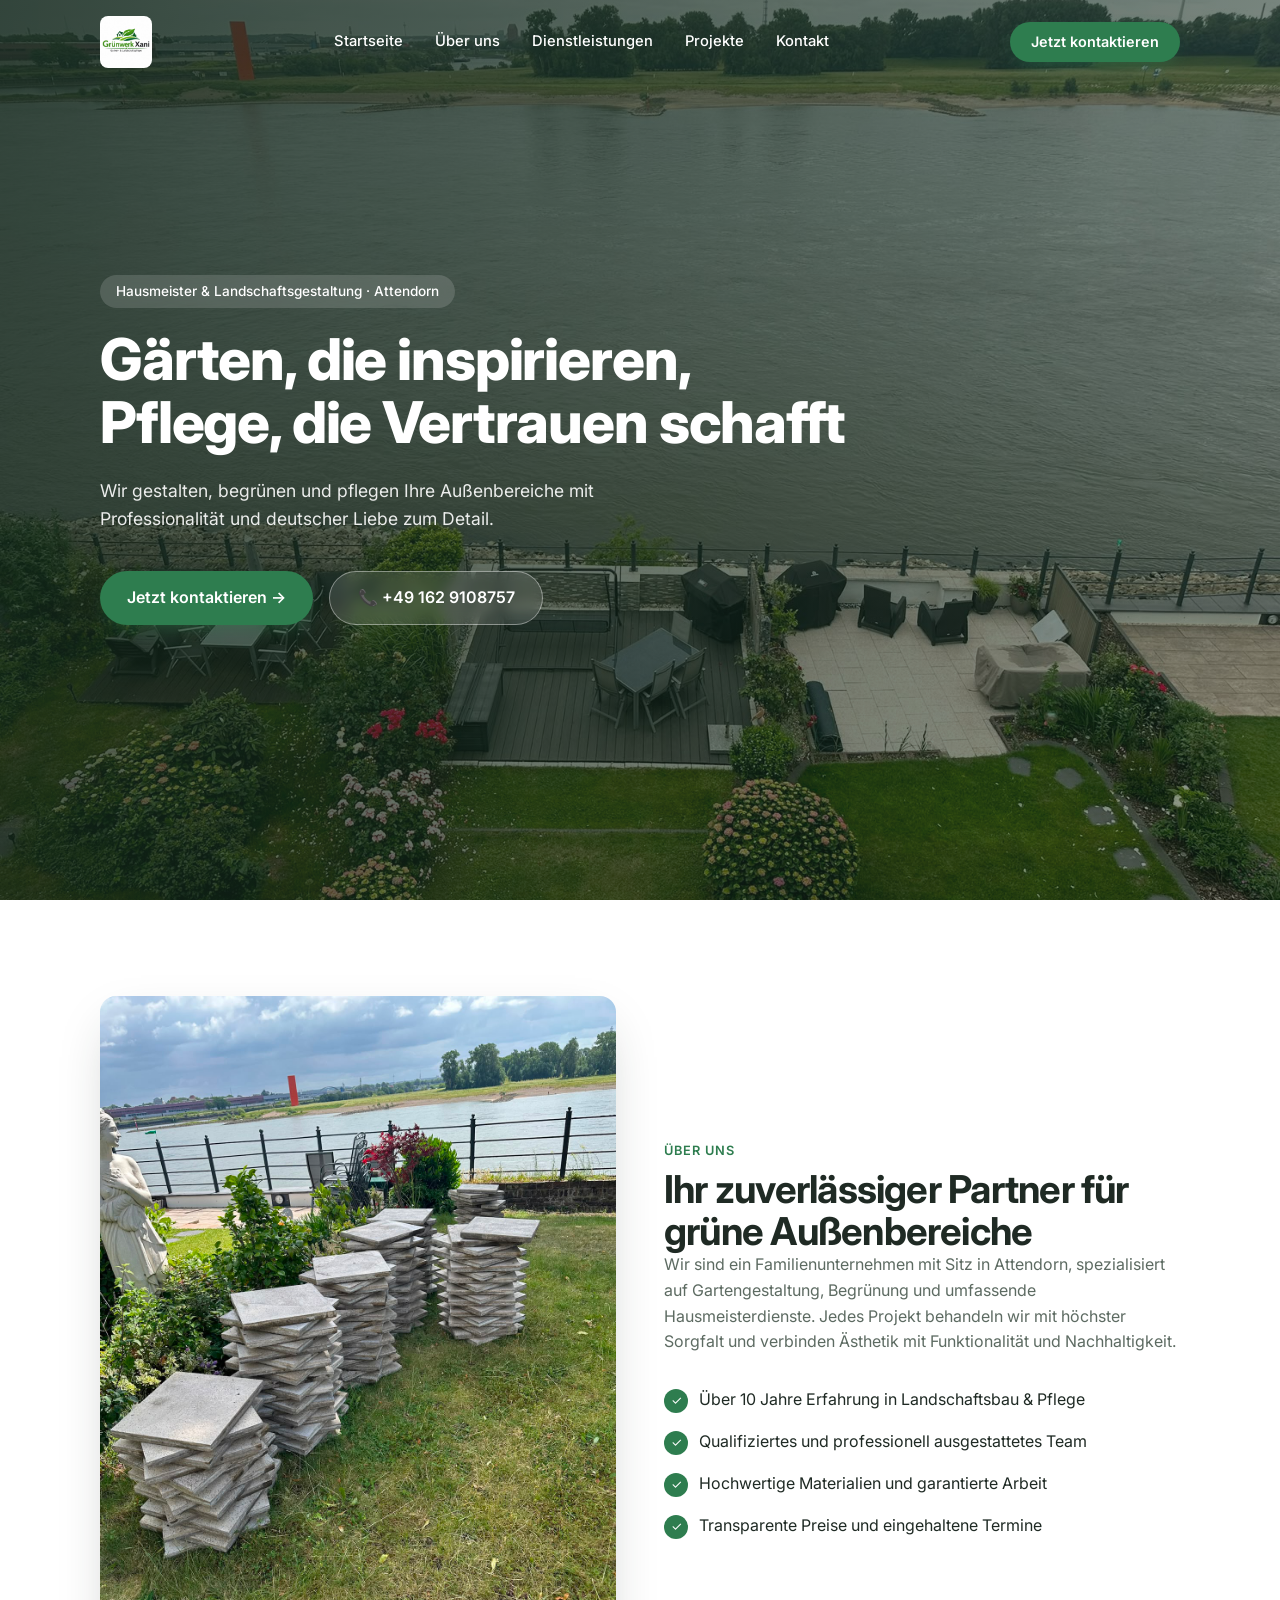
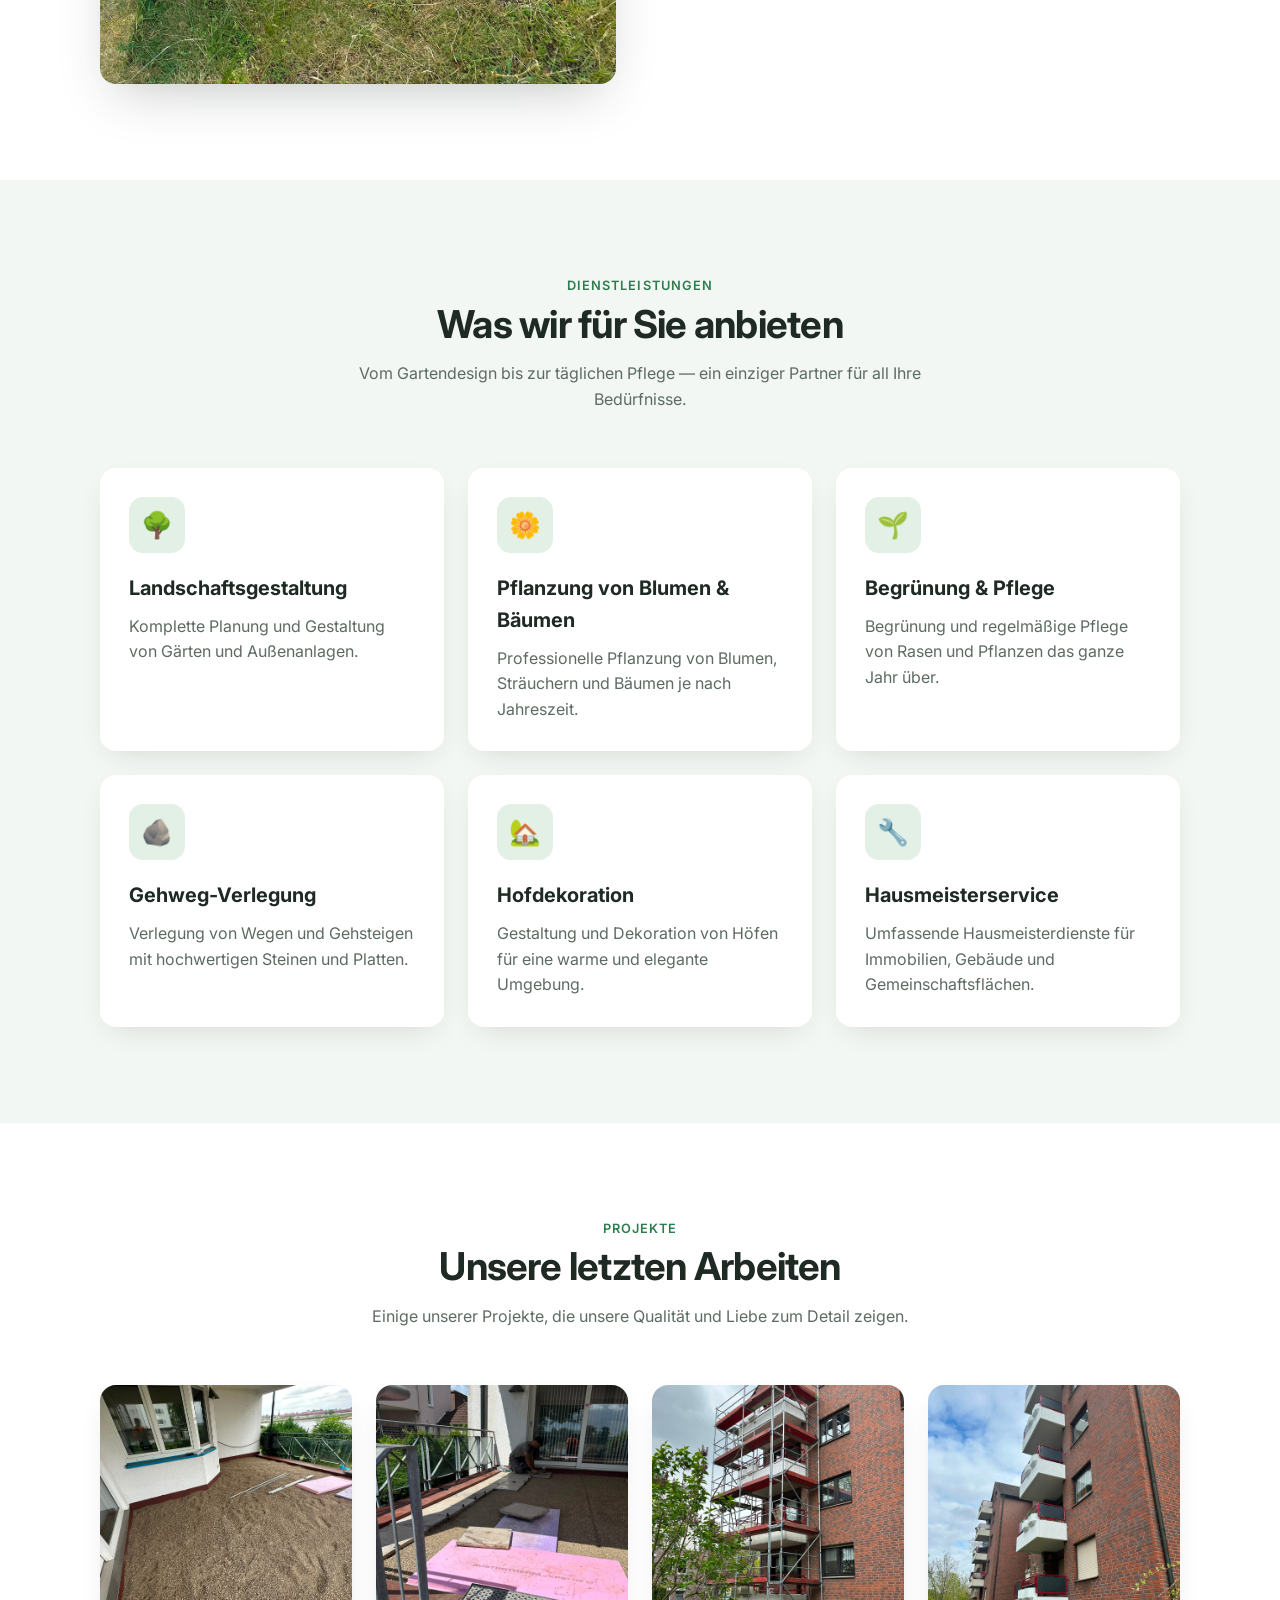
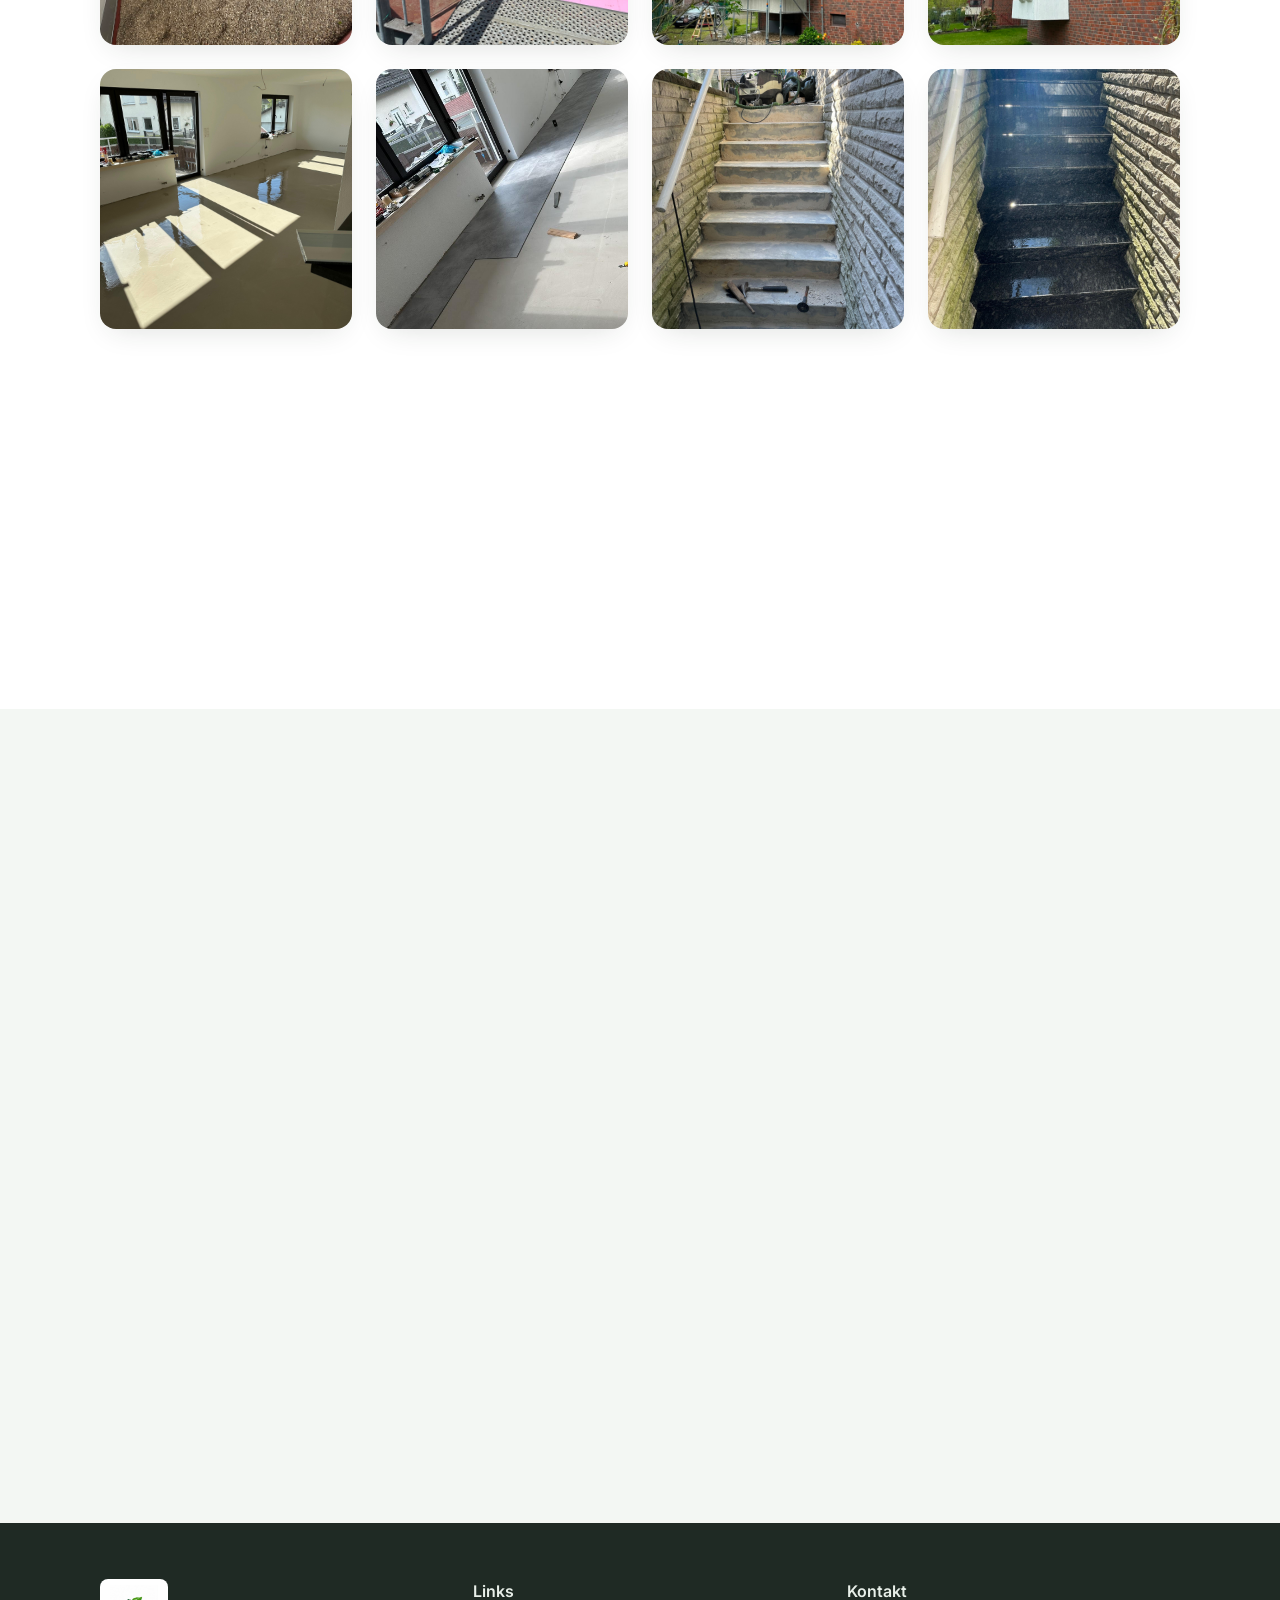
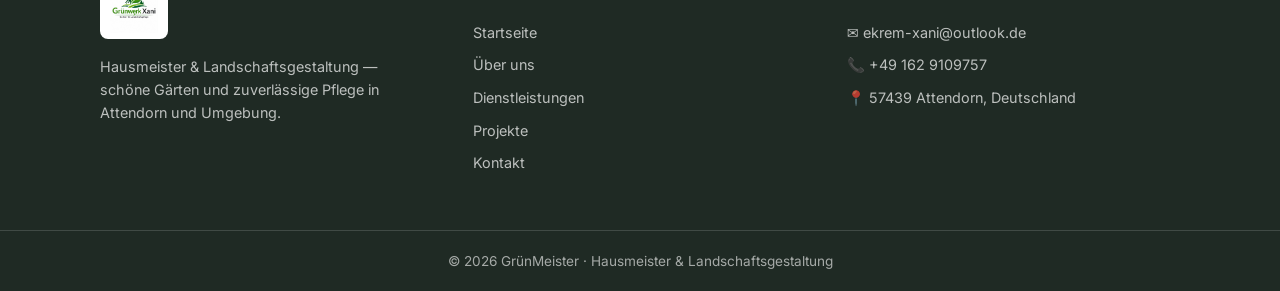
<file: index.html>
<!DOCTYPE html>
<html lang="de">
<head>
  <meta charset="UTF-8" />
  <meta name="viewport" content="width=device-width, initial-scale=1.0" />
  <title>Grünwerkxani · Hausmeister </title>
  <link rel="icon" type="image" href="assets/logo.jpeg">
<link rel="apple-touch-icon" href="assets/logo.jpeg">
  <meta name="description" content="Hausmeister & Landschaftsgestaltung in Attendorn. Gartengestaltung, Begrünung, Pflanzungen, Wege und komplette Hausmeisterdienste. Kontaktiere uns für ein kostenloses Angebot." />
  <link rel="preconnect" href="https://fonts.googleapis.com" />
  <link rel="preconnect" href="https://fonts.gstatic.com" crossorigin />
  <link href="https://fonts.googleapis.com/css2?family=Inter:wght@400;500;600;700;800&display=swap" rel="stylesheet" />
  <link rel="stylesheet" href="style.css" />
</head>
<body>
  <!-- NAVBAR -->
  <header id="navbar">
    <nav class="nav container">
      <a href="#home" class="brand">
        <img src="assets/logo.jpeg" alt="Grünwerk Xani — Garten- & Landschaftspflege" class="brand-logo" />
      </a>
      <ul class="nav-links">
        <li><a href="#home">Startseite</a></li>
        <li><a href="#rreth">Über uns</a></li>
        <li><a href="#sherbimet">Dienstleistungen</a></li>
        <li><a href="#projekte">Projekte</a></li>
        <li><a href="#kontakt">Kontakt</a></li>
      </ul>
      <a href="#kontakt" class="btn btn-primary nav-cta">Jetzt kontaktieren</a>
      <button id="menu-toggle" aria-label="Menü">
        <svg viewBox="0 0 24 24" width="24" height="24" fill="none" stroke="currentColor" stroke-width="2" stroke-linecap="round" stroke-linejoin="round"><line x1="4" y1="12" x2="20" y2="12"/><line x1="4" y1="6" x2="20" y2="6"/><line x1="4" y1="18" x2="20" y2="18"/></svg>
      </button>
    </nav>
    <div id="mobile-menu">
      <a href="#home">Startseite</a>
      <a href="#rreth">Über uns</a>
      <a href="#sherbimet">Dienstleistungen</a>
      <a href="#projekte">Projekte</a>
      <a href="#kontakt">Kontakt</a>
      <a href="#kontakt" class="btn btn-primary">Jetzt kontaktieren</a>
    </div>
  </header>

  <!-- HERO -->
  <section id="home" class="hero">
    <img src="assets/hero.jpg" alt="Gepflegter Garten mit grünem Rasen und modernem Haus" class="hero-bg" />
    <div class="hero-overlay"></div>
    <div class="container hero-content">
      <p class="badge">Hausmeister &amp; Landschaftsgestaltung · Attendorn</p>
      <h1>Gärten, die inspirieren, Pflege, die Vertrauen schafft</h1>
      <p class="hero-sub">Wir gestalten, begrünen und pflegen Ihre Außenbereiche mit Professionalität und deutscher Liebe zum Detail.</p>
      <div class="hero-actions">
        <a href="#kontakt" class="btn btn-primary">Jetzt kontaktieren →</a>
        <a href="tel:+491629108757" class="btn btn-ghost">📞 +49 162 9108757</a>
      </div>
    </div>
  </section>

  <!-- ABOUT -->
  <section id="rreth" class="section">
    <div class="container grid-2 about">
      <div class="reveal about-img">
        <img src="assets/about.jpg" alt="Professioneller Arbeiter bei der Pflege einer grünen Hecke" loading="lazy" />
      </div>
      <div class="reveal">
        <p class="eyebrow">Über uns</p>
        <h2>Ihr zuverlässiger Partner für grüne Außenbereiche</h2>
        <p class="muted">Wir sind ein Familienunternehmen mit Sitz in Attendorn, spezialisiert auf Gartengestaltung, Begrünung und umfassende Hausmeisterdienste. Jedes Projekt behandeln wir mit höchster Sorgfalt und verbinden Ästhetik mit Funktionalität und Nachhaltigkeit.</p>
        <ul class="checklist">
          <li>Über 10 Jahre Erfahrung in Landschaftsbau &amp; Pflege</li>
          <li>Qualifiziertes und professionell ausgestattetes Team</li>
          <li>Hochwertige Materialien und garantierte Arbeit</li>
          <li>Transparente Preise und eingehaltene Termine</li>
        </ul>
      </div>
    </div>
  </section>

 <!-- SERVICES -->
  <section id="sherbimet" class="section section-alt">
    <div class="container">
      <div class="reveal section-head">
        <p class="eyebrow">Dienstleistungen</p>
        <h2>Was wir für Sie anbieten</h2>
        <p class="muted">Vom Gartendesign bis zur täglichen Pflege — ein einziger Partner für all Ihre Bedürfnisse.</p>
      </div>
      <div class="cards" id="services-grid"></div>
    </div>
  </section>

  <!-- PROJECTS -->
  <section id="projekte" class="section">
    <div class="container">
      <div class="reveal section-head">
        <p class="eyebrow">Projekte</p>
        <h2>Unsere letzten Arbeiten</h2>
        <p class="muted">Einige unserer Projekte, die unsere Qualität und Liebe zum Detail zeigen.</p>
      </div>
      <div class="projects" id="projects-grid"></div>
    </div>
  </section>

  <!-- CONTACT -->
 <section id="kontakt" class="section section-alt">
    <div class="container grid-2">
      <div class="reveal">
        <p class="eyebrow">Kontakt</p>
        <h2>Lassen Sie uns über Ihr Projekt sprechen</h2>
        <p class="muted">Schreiben Sie uns oder rufen Sie an — wir antworten Ihnen so schnell wie möglich mit einem kostenlosen Angebot.</p>
        <div class="contact-list">
          <div class="contact-item"><span class="ci-icon">✉</span><div><p class="muted sm">E-Mail</p><a href="mailto:ekrem-xani@outlook.de">ekrem-xani@outlook.de</a></div></div>
          <div class="contact-item"><span class="ci-icon">📞</span><div><p class="muted sm">Telefon</p><a href="tel:+491629108757">+49 162 9108757</a></div></div>
          <div class="contact-item"><span class="ci-icon">📍</span><div><p class="muted sm">Standort</p><p class="strong">57439 Attendorn, Deutschland</p></div></div>
        </div>
      </div>
   <form id="contact-form" class="reveal card form">

  <input type="hidden" name="_subject" value="Neue Nachricht von der Website">
  <input type="hidden" name="_captcha" value="false">

  <div class="field">
    <label for="name">Name</label>
    <input
      id="name"
      name="name"
      type="text"
      maxlength="100"
      placeholder="Ihr Name"
      required
    >
  </div>

  <div class="field">
    <label for="email">E-Mail</label>
    <input
      id="email"
      name="email"
      type="email"
      maxlength="255"
      placeholder="email@beispiel.de"
    >
  </div>

  <div class="field">
    <label for="phone">Telefonnummer</label>
    <input
      id="phone"
      name="phone"
      type="tel"
      maxlength="30"
      placeholder="+49 123 456789"
    >
  </div>

  <div class="field">
    <label for="message">Nachricht</label>
    <textarea
      id="message"
      name="message"
      rows="5"
      maxlength="1000"
      placeholder="Wie können wir Ihnen helfen?"
      required
    ></textarea>
  </div>

  <button type="submit" class="btn btn-primary full">
    Nachricht senden →
  </button>

</form>


    </div>
  </section>

  <!-- FOOTER -->
<footer>
    <div class="container grid-3 footer-grid">
      <div>
        <div class="brand footer-brand">
          <img src="assets/logo.jpeg" alt="Grünwerk Xani" class="brand-logo footer-logo" />
        </div>
        <p class="footer-text">Hausmeister &amp; Landschaftsgestaltung — schöne Gärten und zuverlässige Pflege in Attendorn und Umgebung.</p>
      </div>
      <div>
        <h4>Links</h4>
        <ul class="footer-links">
          <li><a href="#home">Startseite</a></li>
          <li><a href="#rreth">Über uns</a></li>
          <li><a href="#sherbimet">Dienstleistungen</a></li>
          <li><a href="#projekte">Projekte</a></li>
          <li><a href="#kontakt">Kontakt</a></li>
        </ul>
      </div>
      <div>
        <h4>Kontakt</h4>
        <ul class="footer-links">
          <li><a href="mailto:ekrem-xani@outlook.de">✉ ekrem-xani@outlook.de</a></li>
          <li><a href="tel:+491629109757">📞 +49 162 9109757</a></li>
          <li>📍 57439 Attendorn, Deutschland</li>
        </ul>
      </div>
    </div>
    <div class="footer-bottom">© <span id="year"></span> GrünMeister · Hausmeister &amp; Landschaftsgestaltung</div>
  </footer>
  <div id="toast"></div>
  
  <script src="script.js"></script>
</body>
</html>
</file>
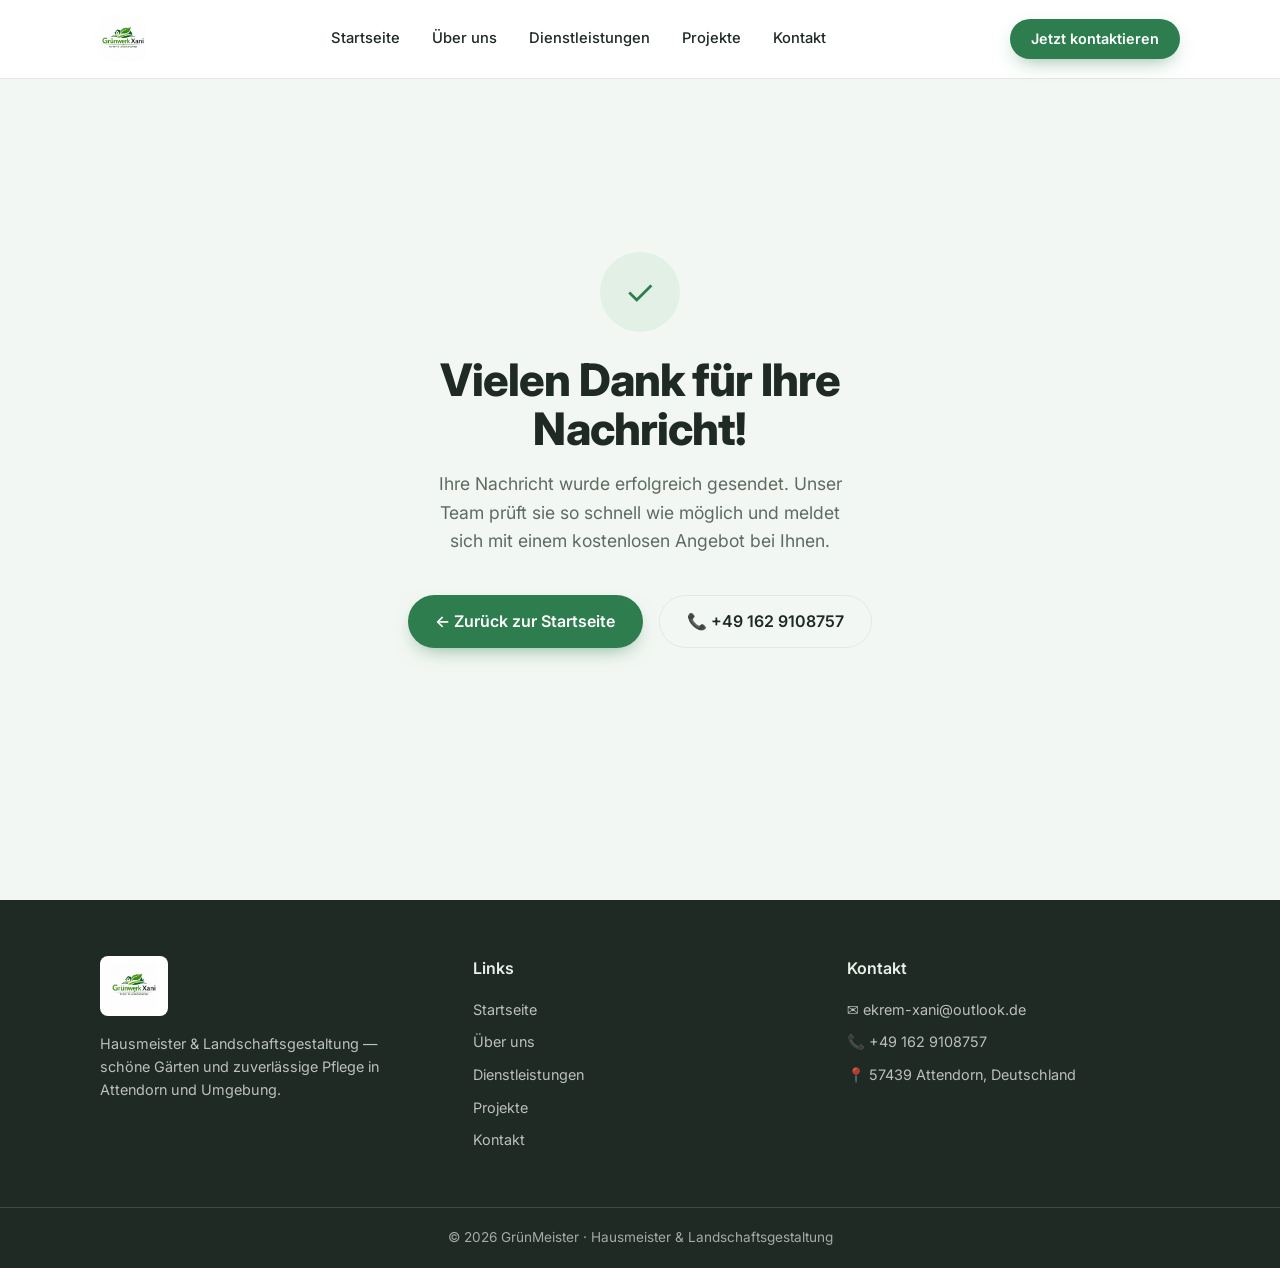
<file: thankyou.html>
<!DOCTYPE html>
<html lang="de">
<head>
  <meta charset="UTF-8" />
  <meta name="viewport" content="width=device-width, initial-scale=1.0" />
  <title>Danke — GrünMeister · Hausmeister & Landschaftsgestaltung</title>
  <meta name="description" content="Vielen Dank für Ihre Kontaktaufnahme. Das GrünMeister-Team wird Sie so schnell wie möglich mit einem kostenlosen Angebot kontaktieren." />
  <link rel="preconnect" href="https://fonts.googleapis.com" />
  <link rel="preconnect" href="https://fonts.gstatic.com" crossorigin />
  <link href="https://fonts.googleapis.com/css2?family=Inter:wght@400;500;600;700;800&display=swap" rel="stylesheet" />
  <link rel="stylesheet" href="style.css" />
  <style>
    .thankyou-section{min-height:100vh;display:flex;align-items:center;justify-content:center;text-align:center;padding:8rem 20px}
    .thankyou-card{max-width:560px;margin:0 auto}
    .checkmark{width:80px;height:80px;margin:0 auto 1.5rem;background:var(--accent);border-radius:50%;display:flex;align-items:center;justify-content:center;color:var(--primary);font-size:2.2rem}
    .thankyou-card h1{font-size:clamp(2rem,4vw,2.8rem);font-weight:800;margin-bottom:1rem}
    .thankyou-card p.muted{font-size:1.1rem;margin-bottom:2.5rem;max-width:420px;margin-left:auto;margin-right:auto}
    .thankyou-actions{display:flex;flex-wrap:wrap;gap:1rem;justify-content:center}
  </style>
</head>
<body>
  <!-- NAVBAR -->
  <header id="navbar" class="scrolled" style="background:rgba(255,255,255,.92);backdrop-filter:blur(8px);box-shadow:0 1px 0 var(--border)">
    <nav class="nav container">
      <a href="index.html#home" class="brand" style="color:var(--foreground)">
        <img src="assets/logo.jpeg" alt="Grünwerk Xani — Garten- & Landschaftspflege" class="brand-logo" style="height:46px" />
      </a>
      <ul class="nav-links" style="color:var(--foreground)">
        <li><a href="index.html#home">Startseite</a></li>
        <li><a href="index.html#rreth">Über uns</a></li>
        <li><a href="index.html#sherbimet">Dienstleistungen</a></li>
        <li><a href="index.html#projekte">Projekte</a></li>
        <li><a href="index.html#kontakt">Kontakt</a></li>
      </ul>
      <a href="index.html#kontakt" class="btn btn-primary nav-cta">Jetzt kontaktieren</a>
    </nav>
  </header>

  <!-- THANK YOU -->
  <section class="thankyou-section section-alt">
    <div class="container">
      <div class="thankyou-card reveal visible">
        <div class="checkmark">✓</div>
        <h1>Vielen Dank für Ihre Nachricht!</h1>
        <p class="muted">Ihre Nachricht wurde erfolgreich gesendet. Unser Team prüft sie so schnell wie möglich und meldet sich mit einem kostenlosen Angebot bei Ihnen.</p>
        <div class="thankyou-actions">
          <a href="index.html" class="btn btn-primary">← Zurück zur Startseite</a>
          <a href="tel:+491629108757" class="btn btn-ghost" style="background:var(--secondary);color:var(--foreground);border:1px solid var(--border)">📞 +49 162 9108757</a>
        </div>
      </div>
    </div>
  </section>

  <!-- FOOTER -->
  <footer>
    <div class="container grid-3 footer-grid">
      <div>
        <div class="brand footer-brand">
          <img src="assets/logo.jpeg" alt="Grünwerk Xani" class="brand-logo footer-logo" />
        </div>
        <p class="footer-text">Hausmeister &amp; Landschaftsgestaltung — schöne Gärten und zuverlässige Pflege in Attendorn und Umgebung.</p>
      </div>
      <div>
        <h4>Links</h4>
        <ul class="footer-links">
          <li><a href="index.html#home">Startseite</a></li>
          <li><a href="index.html#rreth">Über uns</a></li>
          <li><a href="index.html#sherbimet">Dienstleistungen</a></li>
          <li><a href="index.html#projekte">Projekte</a></li>
          <li><a href="index.html#kontakt">Kontakt</a></li>
        </ul>
      </div>
      <div>
        <h4>Kontakt</h4>
        <ul class="footer-links">
          <li><a href="mailto:ekrem-xani@outlook.de">✉ ekrem-xani@outlook.de</a></li>
          <li><a href="tel:+491629108757">📞 +49 162 9108757</a></li>
          <li>📍 57439 Attendorn, Deutschland</li>
        </ul>
      </div>
    </div>
    <div class="footer-bottom">© <span id="year"></span> GrünMeister · Hausmeister &amp; Landschaftsgestaltung</div>
  </footer>

  <script>
    document.getElementById('year').textContent = new Date().getFullYear();
  </script>
</body>
</html>
</file>
<file: style.css>
:root{
  --primary:#2e7d4f;
  --primary-glow:#48a36a;
  --primary-dark:#235e3c;
  --foreground:#1f2a24;
  --muted:#5d6b62;
  --background:#ffffff;
  --secondary:#f3f7f3;
  --accent:#e3f0e6;
  --border:#e2e8e3;
  --card:#ffffff;
  --shadow-card:0 10px 30px -12px rgba(31,42,36,.18);
  --shadow-elegant:0 20px 50px -16px rgba(31,42,36,.28);
  --radius:16px;
}
*{box-sizing:border-box;margin:0;padding:0}
html{scroll-behavior:smooth}
body{font-family:'Inter',system-ui,sans-serif;color:var(--foreground);background:var(--background);line-height:1.6}
img{display:block;max-width:100%}
a{text-decoration:none;color:inherit}
.container{width:100%;max-width:1120px;margin:0 auto;padding:0 20px}
h1,h2{letter-spacing:-.02em;line-height:1.1}
h2{font-size:clamp(1.7rem,3vw,2.4rem);font-weight:700}
.muted{color:var(--muted)}
.muted.sm{font-size:.85rem}
.strong{font-weight:600}
.eyebrow{font-size:.8rem;font-weight:600;text-transform:uppercase;letter-spacing:.08em;color:var(--primary);margin-bottom:.4rem}
.section{padding:6rem 0}
.section-alt{background:var(--secondary)}
.section-head{max-width:620px;margin:0 auto 3.5rem;text-align:center}
.section-head .muted{margin-top:1rem}

/* Buttons */
.btn{display:inline-flex;align-items:center;gap:.5rem;border-radius:999px;padding:.8rem 1.7rem;font-weight:600;cursor:pointer;border:none;transition:transform .2s,background .2s}
.btn-primary{background:var(--primary);color:#fff;box-shadow:0 8px 20px -8px rgba(46,125,79,.6)}
.btn-primary:hover{transform:scale(1.05);background:var(--primary-dark)}
.btn-ghost{background:rgba(255,255,255,.12);border:1px solid rgba(255,255,255,.4);color:#fff;backdrop-filter:blur(6px)}
.btn-ghost:hover{background:rgba(255,255,255,.22)}
.btn.full{width:100%;justify-content:center}

/* Navbar */
#navbar{position:fixed;inset:0 0 auto 0;z-index:50;transition:.3s}
#navbar.scrolled{background:rgba(255,255,255,.92);backdrop-filter:blur(8px);box-shadow:0 1px 0 var(--border)}
.nav{display:flex;align-items:center;justify-content:space-between;padding:1rem 20px}
.brand{display:flex;align-items:center;gap:.55rem;font-weight:700;font-size:1.15rem;color:#fff}
#navbar.scrolled .brand{color:var(--foreground)}
.brand-icon{display:flex;align-items:center;justify-content:center;width:36px;height:36px;border-radius:10px;background:var(--primary);color:#fff}
.brand-logo{height:52px;width:auto;display:block;border-radius:8px}
#navbar.scrolled .brand-logo{height:46px}
.footer-logo{height:60px;background:#fff;padding:6px 10px}
.nav-links{display:flex;gap:2rem;list-style:none;font-size:.92rem;font-weight:500;color:#fff}
#navbar.scrolled .nav-links{color:var(--foreground)}
.nav-links a:hover{color:var(--primary-glow)}
.nav-cta{padding:.55rem 1.3rem;font-size:.9rem}
#menu-toggle{display:none;background:none;border:none;color:#fff;cursor:pointer;padding:.4rem;line-height:0;border-radius:8px}
#navbar.scrolled #menu-toggle{color:var(--foreground)}
#mobile-menu{display:flex;flex-direction:column;gap:.25rem;background:var(--background);border-top:1px solid var(--border);padding:0 20px;max-height:0;overflow:hidden;opacity:0;transition:max-height .35s ease,opacity .25s ease,padding .35s ease;box-shadow:0 12px 24px -12px rgba(0,0,0,.25)}
#mobile-menu a{padding:.85rem .25rem;font-weight:500;color:var(--foreground);border-bottom:1px solid var(--border)}
#mobile-menu a:last-child{border-bottom:none}
#mobile-menu .btn{margin-top:.75rem;justify-content:center;text-align:center}
#mobile-menu.open{max-height:420px;opacity:1;padding:1rem 20px}

/* Hero */
.hero{position:relative;min-height:100vh;display:flex;align-items:center}
.hero-bg{position:absolute;inset:0;width:100%;height:100%;object-fit:cover}
.hero-overlay{position:absolute;inset:0;background:linear-gradient(120deg,rgba(20,40,28,.85),rgba(20,40,28,.45))}
.hero-content{position:relative;color:#fff;padding:8rem 20px}
.badge{display:inline-block;background:rgba(255,255,255,.15);backdrop-filter:blur(6px);padding:.35rem 1rem;border-radius:999px;font-size:.85rem;font-weight:500;margin-bottom:1.2rem}
.hero h1{font-size:clamp(2.2rem,5vw,3.6rem);font-weight:800;max-width:760px}
.hero-sub{margin-top:1.4rem;max-width:540px;font-size:1.1rem;color:rgba(255,255,255,.9)}
.hero-actions{margin-top:2.4rem;display:flex;flex-wrap:wrap;gap:1rem}

/* Layout helpers */
.grid-2{display:grid;gap:3rem;align-items:center}
.grid-3{display:grid;gap:2.5rem}
@media(min-width:768px){.grid-2{grid-template-columns:1fr 1fr}.grid-3{grid-template-columns:repeat(3,1fr)}}
.about-img{overflow:hidden;border-radius:var(--radius);box-shadow:var(--shadow-elegant)}
.about-img img{width:100%;height:100%;object-fit:cover}
.checklist{list-style:none;margin-top:2rem;display:flex;flex-direction:column;gap:1rem}
.checklist li{display:flex;gap:.7rem;align-items:flex-start}
.checklist li::before{content:"✓";color:#fff;background:var(--primary);width:24px;height:24px;border-radius:50%;display:flex;align-items:center;justify-content:center;font-size:.8rem;flex-shrink:0;margin-top:2px}

/* Cards */
.cards{display:grid;gap:1.5rem;grid-template-columns:1fr}
@media(min-width:600px){.cards{grid-template-columns:1fr 1fr}}
@media(min-width:960px){.cards{grid-template-columns:repeat(3,1fr)}}
.card{background:var(--card);border-radius:var(--radius);padding:1.8rem;box-shadow:var(--shadow-card)}
.service{transition:transform .3s}
.service:hover{transform:translateY(-6px)}
.service .icon{width:56px;height:56px;border-radius:14px;background:var(--accent);color:var(--primary);display:flex;align-items:center;justify-content:center;font-size:1.6rem;transition:.3s}
.service:hover .icon{background:var(--primary);color:#fff}
.service h3{margin:1.2rem 0 .6rem;font-size:1.25rem}

/* Projects */
.projects{display:grid;gap:1.5rem;grid-template-columns:1fr}
@media(min-width:600px){.projects{grid-template-columns:1fr 1fr}}
@media(min-width:960px){.projects{grid-template-columns:repeat(4,1fr)}}
.project{position:relative;overflow:hidden;border-radius:var(--radius);box-shadow:var(--shadow-card)}
.project img{width:100%;height:260px;object-fit:cover;transition:transform .5s}
.project:hover img{transform:scale(1.1)}
.project.active img{transform:scale(1.1)}
.project{cursor:pointer}
.project-info{position:absolute;inset:0;display:flex;flex-direction:column;justify-content:flex-end;padding:1.2rem;background:linear-gradient(to top,rgba(20,30,24,.85),rgba(20,30,24,.05),transparent);color:#fff;opacity:0;transition:opacity .3s}
.project:hover .project-info{opacity:1}
.project.active .project-info{opacity:1}
.project-info .tag{font-size:.72rem;text-transform:uppercase;letter-spacing:.06em;color:rgba(255,255,255,.8)}
.project-info h3{font-size:1.1rem}

/* Contact */
.contact-list{margin-top:2.5rem;display:flex;flex-direction:column;gap:1.3rem}
.contact-item{display:flex;gap:1rem;align-items:flex-start}
.ci-icon{width:48px;height:48px;border-radius:12px;background:var(--primary);color:#fff;display:flex;align-items:center;justify-content:center;font-size:1.2rem;flex-shrink:0}
.contact-item a:hover{color:var(--primary)}
.form .field{margin-bottom:1.2rem}
.form label{display:block;font-size:.9rem;font-weight:500;margin-bottom:.5rem}
.form input,.form textarea{width:100%;border:1px solid var(--border);border-radius:10px;padding:.8rem 1rem;font:inherit;color:var(--foreground);background:var(--background);outline:none;transition:.2s;resize:none}
.form input:focus,.form textarea:focus{border-color:var(--primary);box-shadow:0 0 0 3px rgba(46,125,79,.2)}

/* Footer */
footer{background:var(--foreground);color:#e8efe9}
.footer-grid{padding:3.5rem 20px}
.footer-brand{color:#fff}
.footer-text{margin-top:1rem;max-width:280px;font-size:.9rem;color:rgba(255,255,255,.7)}
footer h4{font-weight:600;margin-bottom:1rem}
.footer-links{list-style:none;display:flex;flex-direction:column;gap:.6rem;font-size:.9rem;color:rgba(255,255,255,.7)}
.footer-links a:hover{color:#fff}
.footer-bottom{border-top:1px solid rgba(255,255,255,.15);padding:1.2rem;text-align:center;font-size:.85rem;color:rgba(255,255,255,.6)}

/* Reveal animation */
.reveal{opacity:0;transform:translateY(24px);transition:opacity .7s ease,transform .7s ease}
.reveal.visible{opacity:1;transform:none}

/* Toast */
#toast{position:fixed;bottom:24px;left:50%;transform:translateX(-50%) translateY(20px);background:var(--foreground);color:#fff;padding:.9rem 1.4rem;border-radius:12px;font-size:.92rem;box-shadow:var(--shadow-elegant);opacity:0;pointer-events:none;transition:.3s;z-index:100}
#toast.show{opacity:1;transform:translateX(-50%) translateY(0)}
#toast.error{background:#b3261e}

/* Mobile */
@media(max-width:768px){
  .nav-links,.nav-cta{display:none}
  #menu-toggle{display:block}
  .section{padding:4rem 0}
}
</file>
